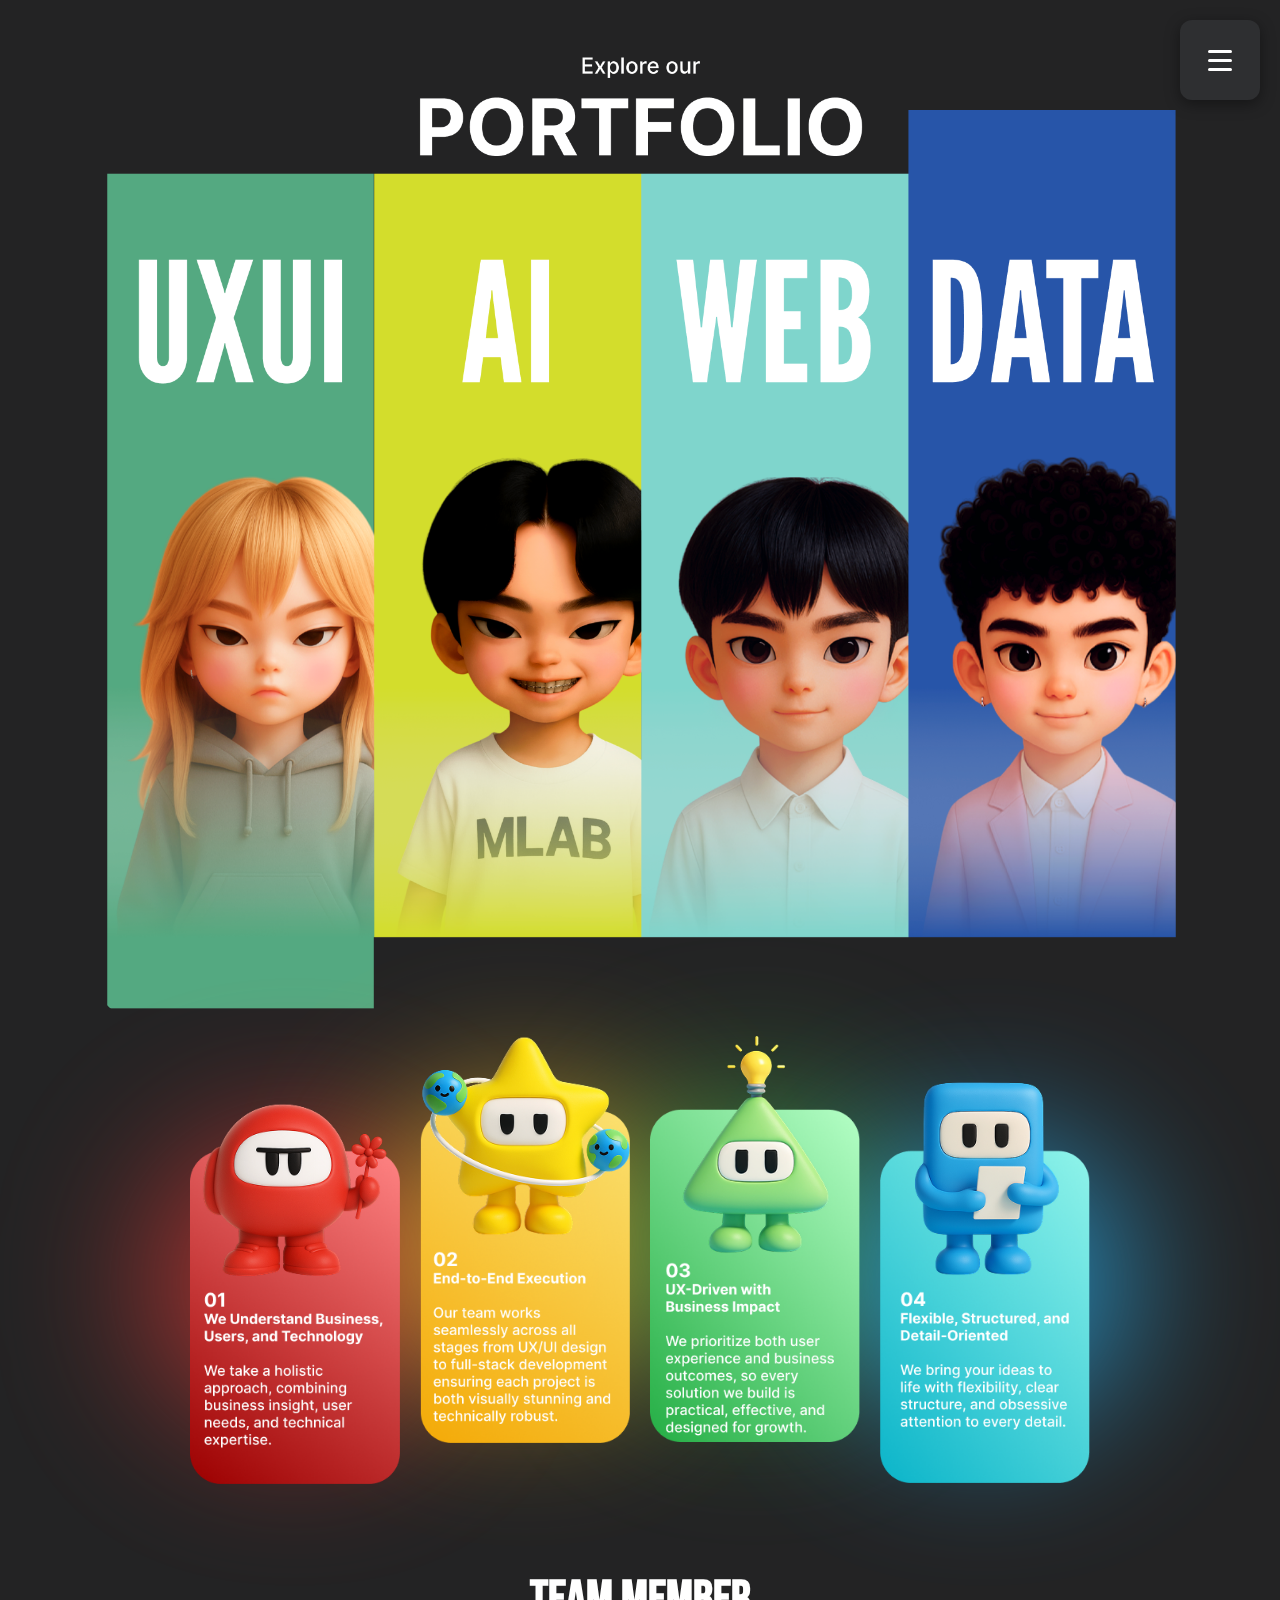
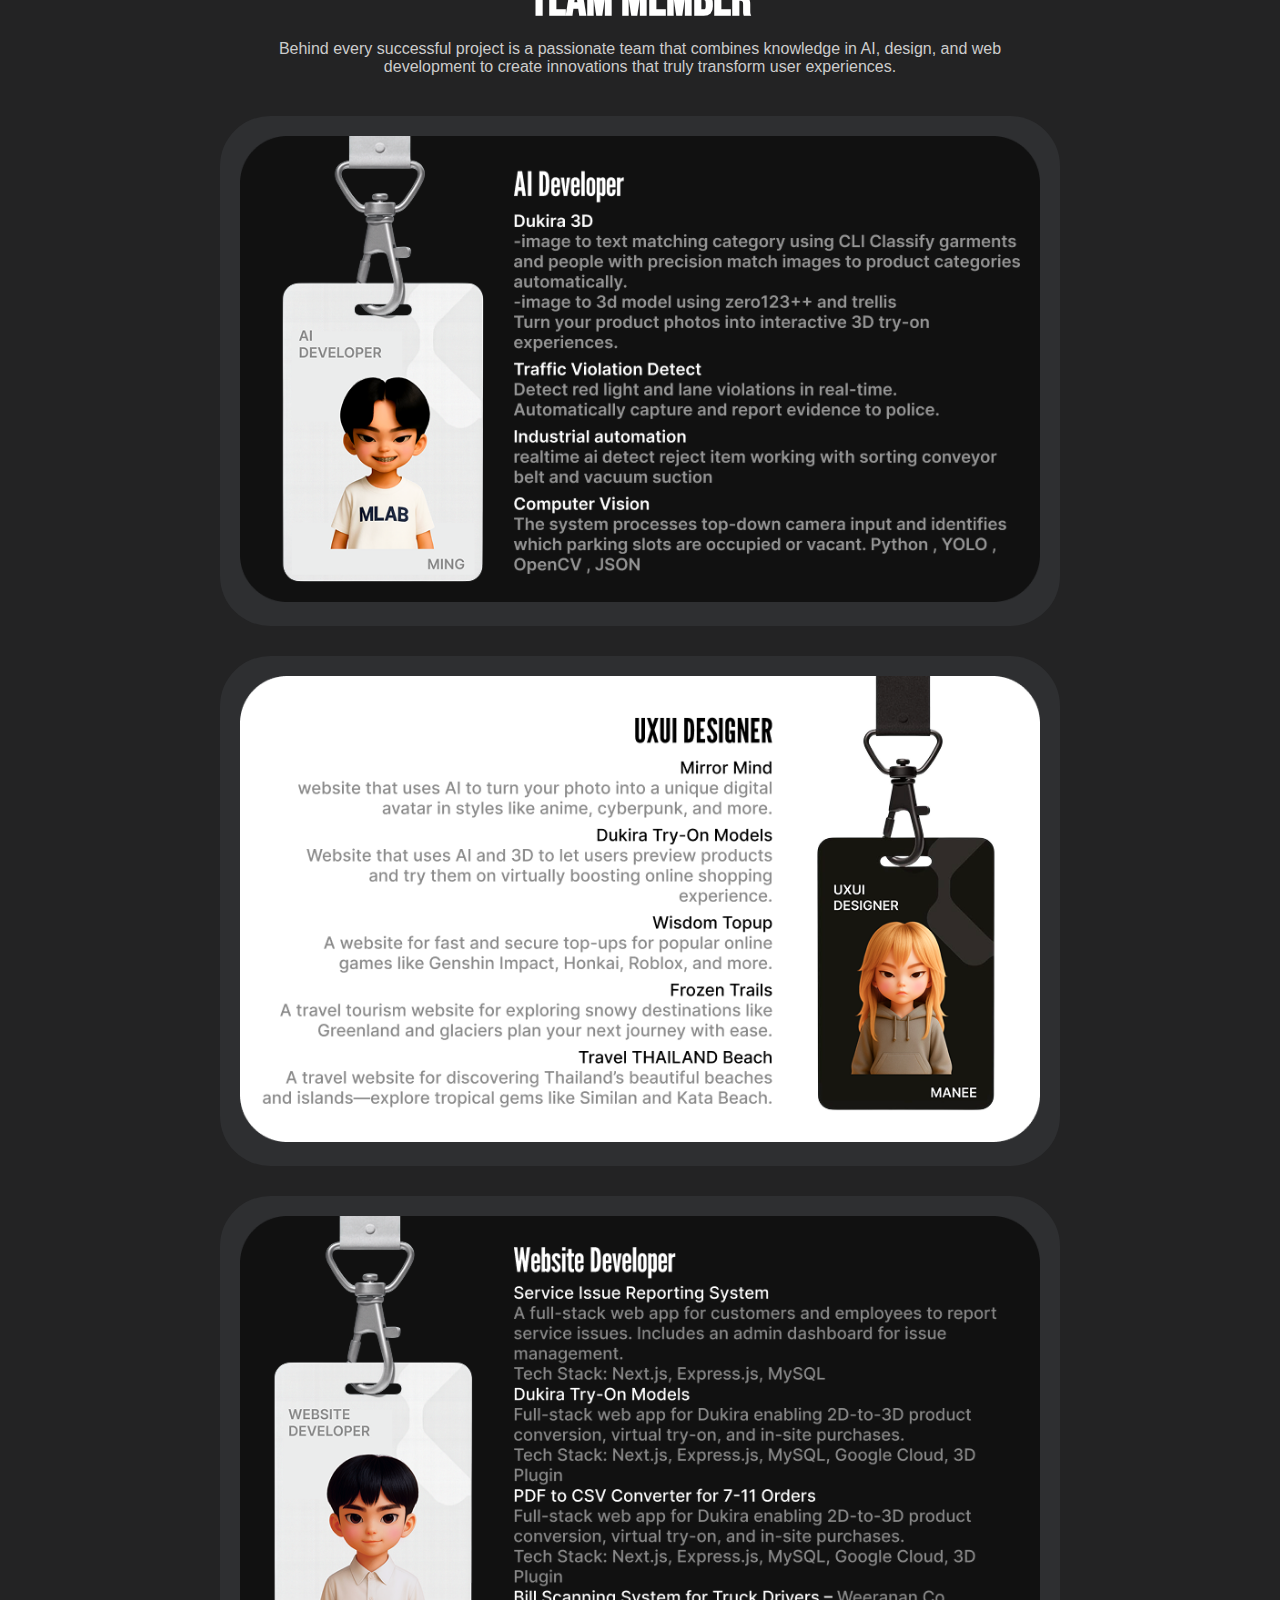
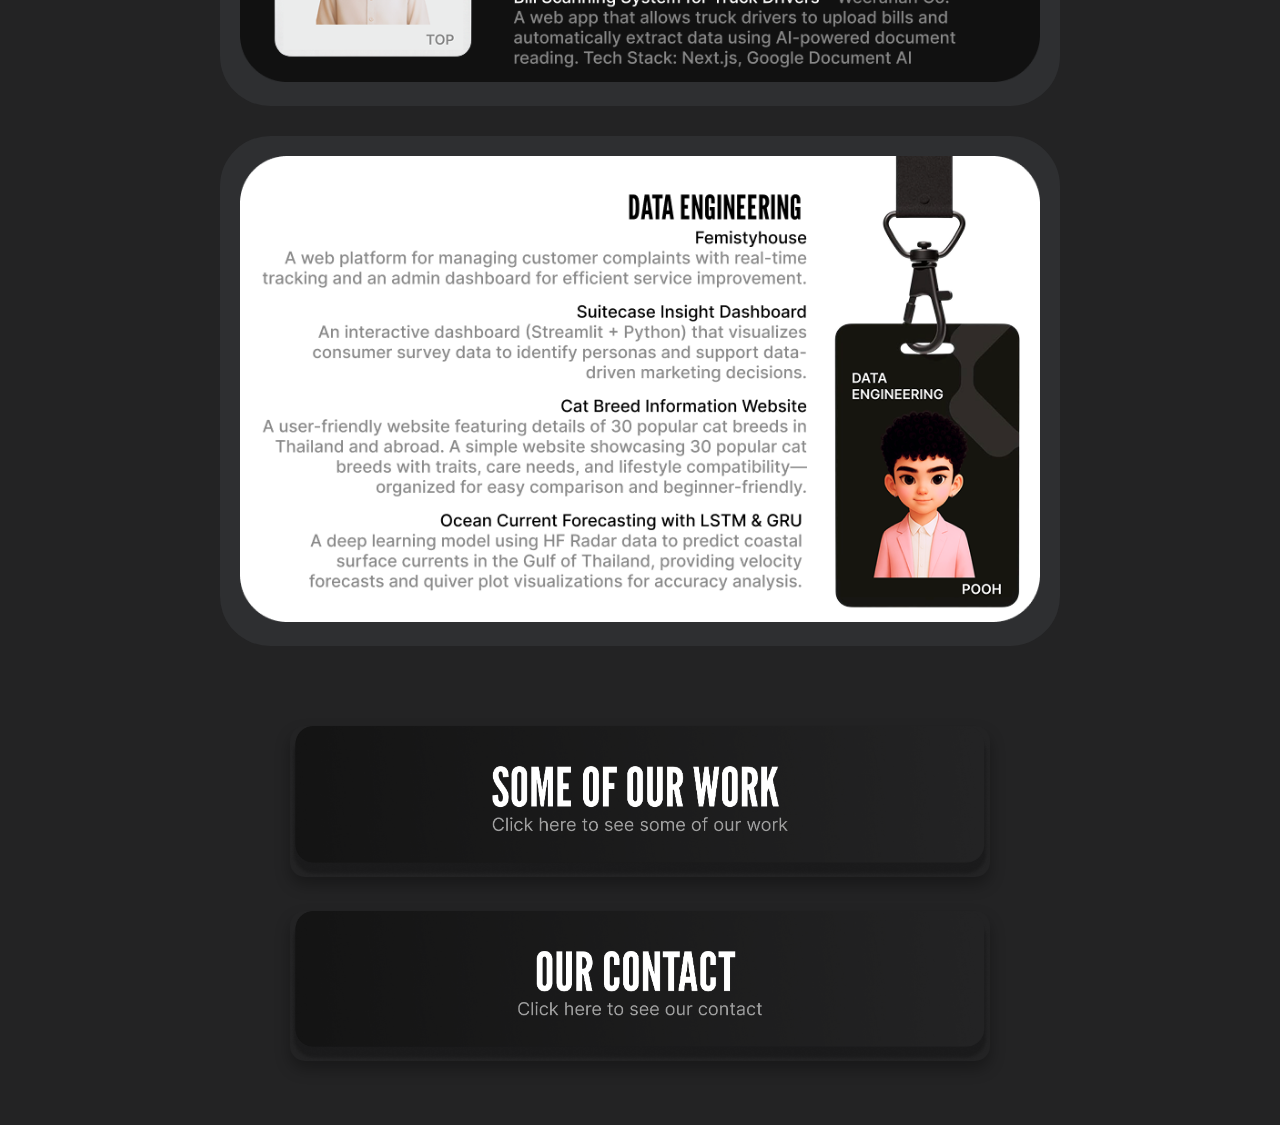
<file: index.html>
<!DOCTYPE html>
<html lang="en">
<head>
  <meta charset="UTF-8">

  <title>Portfolio</title>
  <link rel="stylesheet" href="style.css">
  <link href="https://fonts.googleapis.com/css2?family=Bebas+Neue&display=swap" rel="stylesheet">
</head>


<body>

  <!-- Hamburger Menu Button -->
  <div class="menu-btn">
    <span></span>
    <span></span>
    <span></span>
  </div>

    <!-- Overlay -->
  <div class="overlay" id="overlay"></div>

  <!-- Sidebar Menu -->
  <div class="sidebar" id="sidebar">
    <div class="sidebar-content">
      <a href="index.html">Home</a>
      <a href="work.html">Some of our work</a>
      <a href="contact.html">Our contact</a>
    </div>
  </div>

  <script src="script.js"></script>



  <!-- Main Portfolio Image -->
  <section class="categories">
    <img src="image/main.png" alt="UXUI AI WEB DATA" class="main-img">
  </section>

  <!-- Details Section -->
  <section class="details">
    <div class="detail d1">
      <div class="aura red"></div>
      <img src="image/Bred.png" alt="Red Block">
    </div>
    <div class="detail d2">
      <div class="aura yellow"></div>
      <img src="image/Byellow.png" alt="Yellow Block">
    </div>
    <div class="detail d3">
      <div class="aura green"></div>
      <img src="image/Bgreen.png" alt="Green Block">
    </div>
    <div class="detail d4">
      <div class="aura blue"></div>
      <img src="image/Bblue.png" alt="Blue Block">
    </div>
  </section>

  <!-------------------- TEAM MEMBER Section -------------->
  <section class="team">
    <h2 class="team-title">TEAM MEMBER</h2>
    <p class="team-subtitle">
      Behind every successful project is a passionate team that combines knowledge in AI,
      design, and web development to create innovations that truly transform user experiences.
    </p>

    <div class="team-cards">

      <!-- AI Developer -->
      <div class="card">
        <img src="indeximg/T_ai.png" alt="AI Developer" class="team-img">
      </div>

      <!-- UXUI Designer -->
      <div class="card">
        <img src="indeximg/T_uxui.png" alt="UXUI Designer" class="team-img">
      </div>

      <!-- Website Developer -->
      <div class="card">
        <img src="indeximg/T_web.png" alt="Website Developer" class="team-img">
      </div>

      <!-- Website Developer -->
      <div class="card">
        <img src="indeximg/T_data.png" alt="Website Developer" class="team-img">
      </div>

    </div>
  </section>

  <!-- LAST SECTION -->
  <section class="last-section">
    <div class="bg-overlay"></div>
    <div class="button-container">
      <a href="work.html" class="btn-img"><img src="image/BUwork.png" alt="Work Button"></a>
      <a href="contact.html" class="btn-img"><img src="image/BUcon.png" alt="Contact Button"></a>
    </div>
  </section>

</body>
</html>
</file>
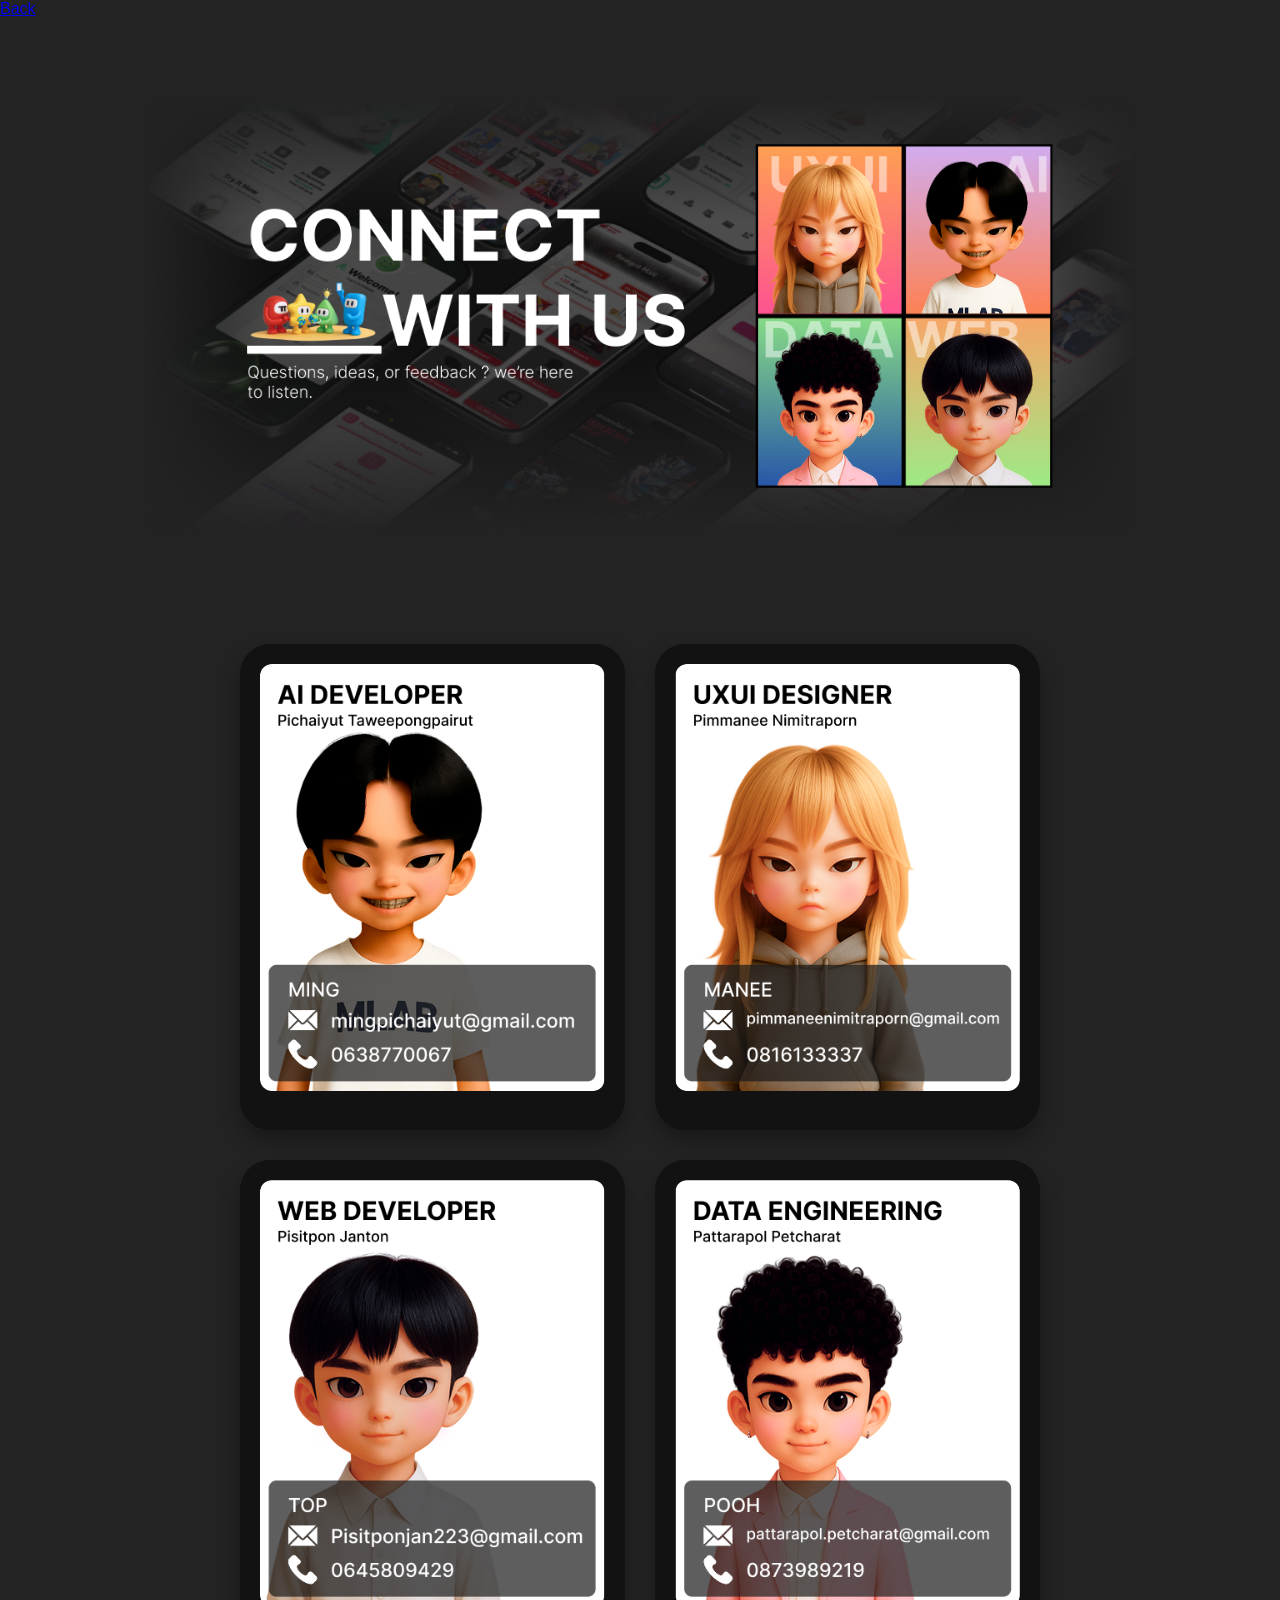
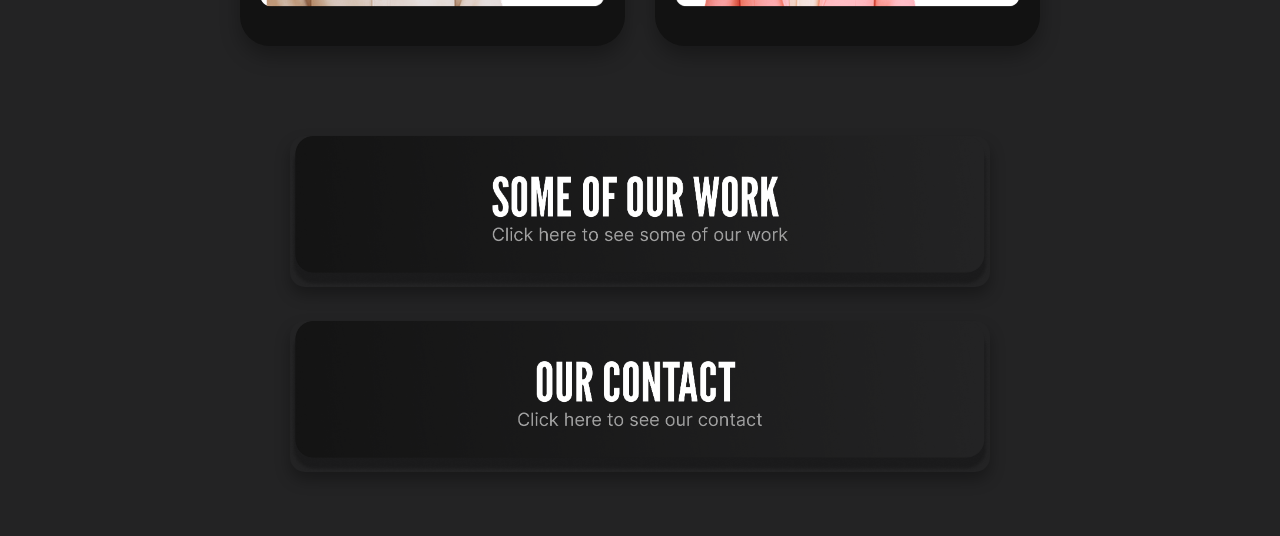
<file: contact.html>
<!DOCTYPE html>
<html lang="en">
<head>
  <meta charset="UTF-8">

  <a href="index.html" class="back-fixed">Back</a>
  <title>Portfolio</title>
  <link rel="stylesheet" href="contact.css">
  <link href="https://fonts.googleapis.com/css2?family=Bebas+Neue&display=swap" rel="stylesheet">
</head>

<body>

  <!-- Banner -->
  <section class="categories">
    <img src="contactimg/newbanner.png" alt="UXUI AI WEB DATA" class="main-img">
  </section>

  <!-- Team Cards -->
  <section class="contact-team">
    <div class="contact-cards">

      <!-- AI Developer -->
      <div class="contact-card">
        <img src="contactimg/C_ai.png" alt="AI Developer">
      </div>

      <!-- UXUI Designer -->
      <div class="contact-card">
        <img src="contactimg/C_uxi.png" alt="UXUI Designer">
      </div>

      <!-- Web Developer -->
      <div class="contact-card">
        <img src="contactimg/C_web.png" alt="Web Developer">
      </div>

      <!-- Data Engineering -->
      <div class="contact-card">
        <img src="contactimg/C_data.png" alt="Data Engineer">
      </div>

    </div> <!-- ✅ ปิด contact-cards -->
  </section> <!-- ✅ ปิด contact-team -->

  <!-- Last Section -->
  <section class="last-section">
    <div class="bg-overlay"></div>
    <div class="button-container">
      <a href="work.html" class="btn-img">
        <img src="image/BUwork.png" alt="Work Button">
      </a>
      <a href="contact.html" class="btn-img">
        <img src="image/BUcon.png" alt="Contact Button">
      </a>
    </div>
  </section>

   <!-- Twinkling Stars -->
<div class="stars">
  <div class="star s1"></div>
  <div class="star s2"></div>
  <div class="star s3"></div>
  <div class="star s4"></div>
  <div class="star s5"></div>
</div>


  <!-- ✅ End Shooting Star -->

</body>
</html>
</file>
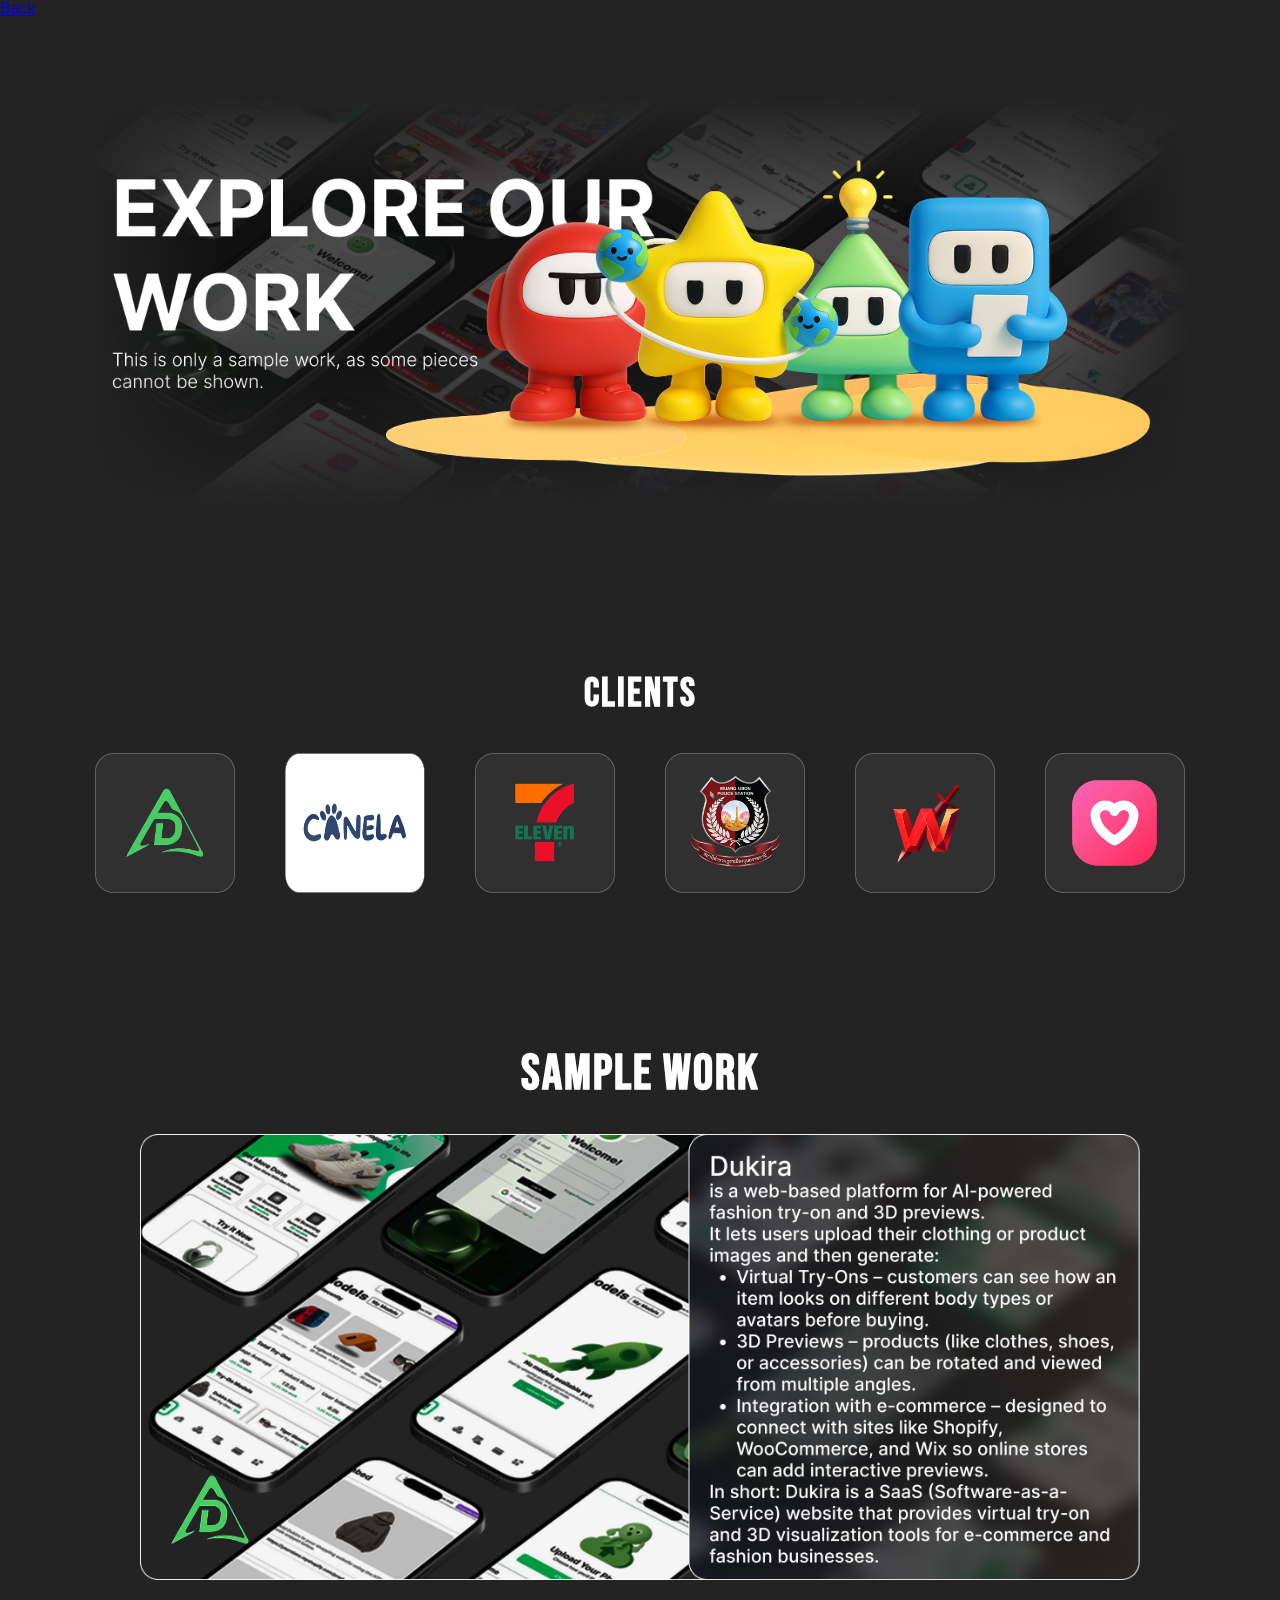
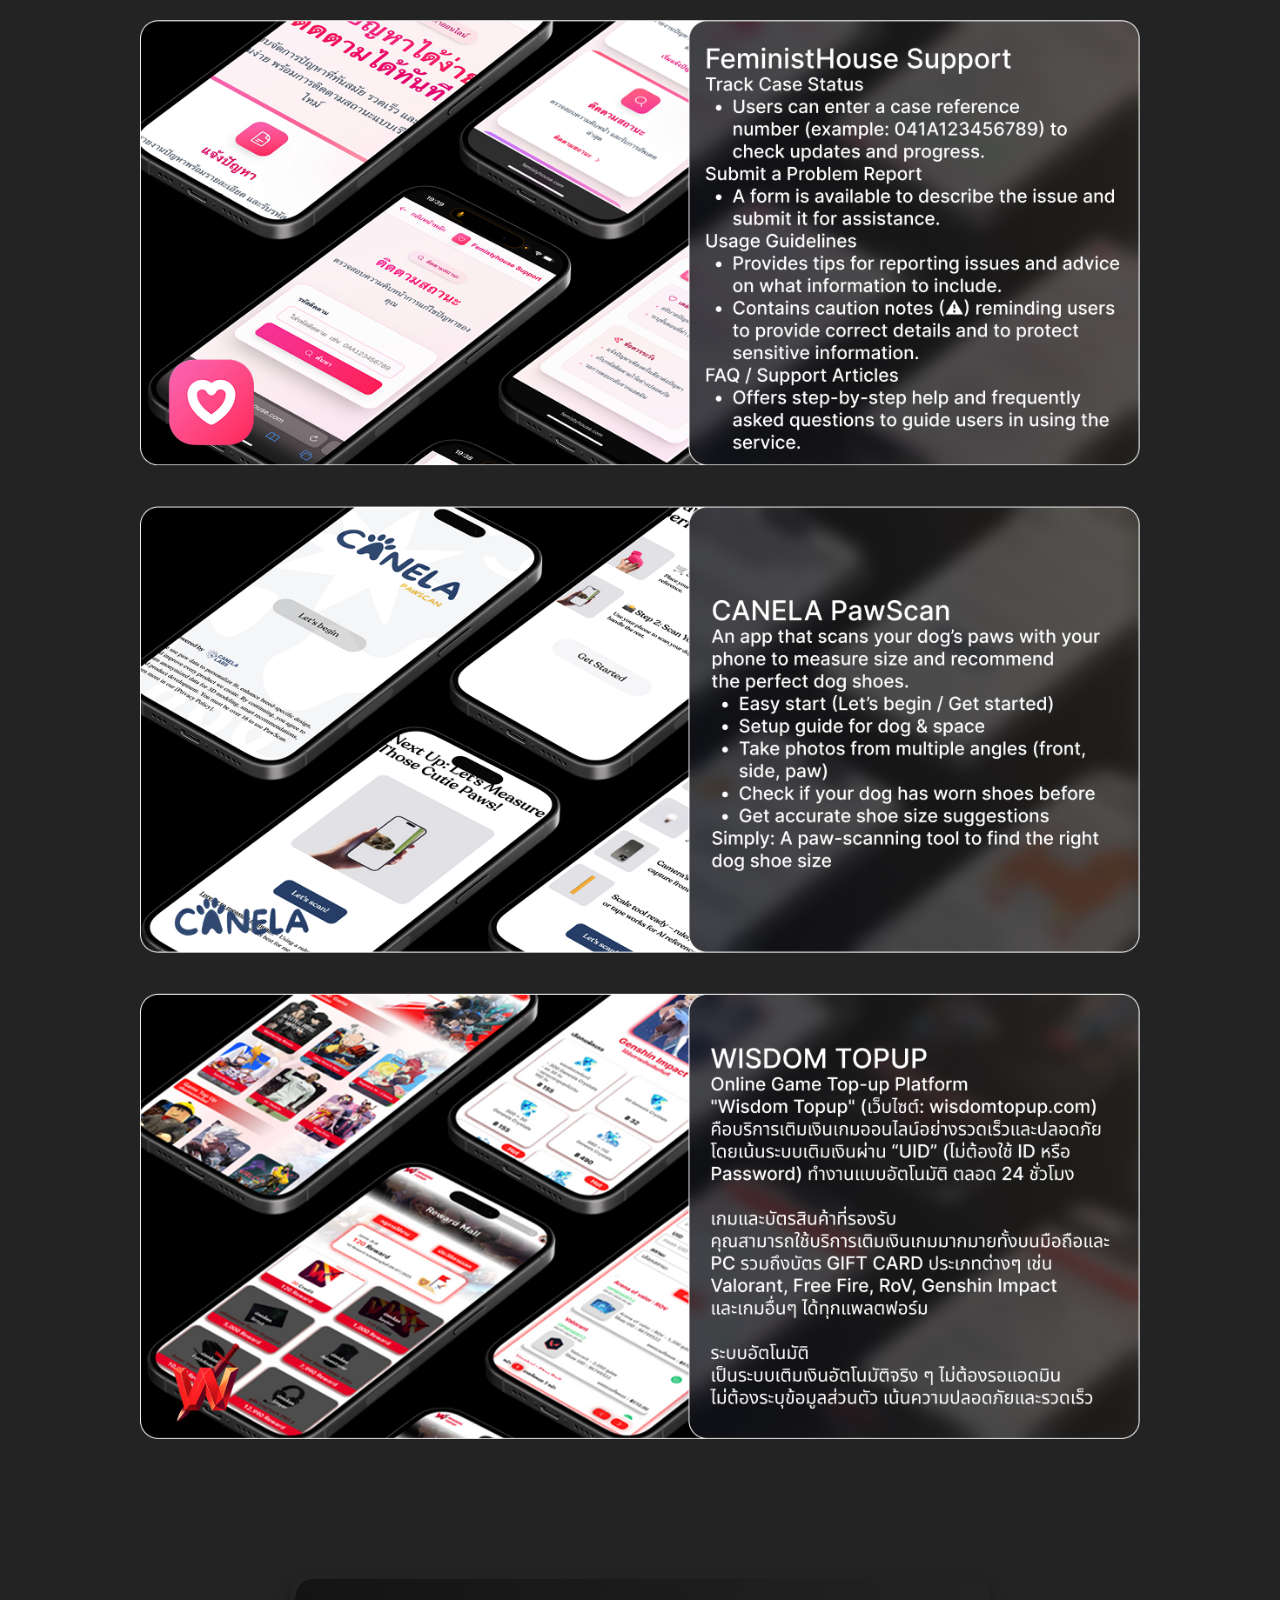
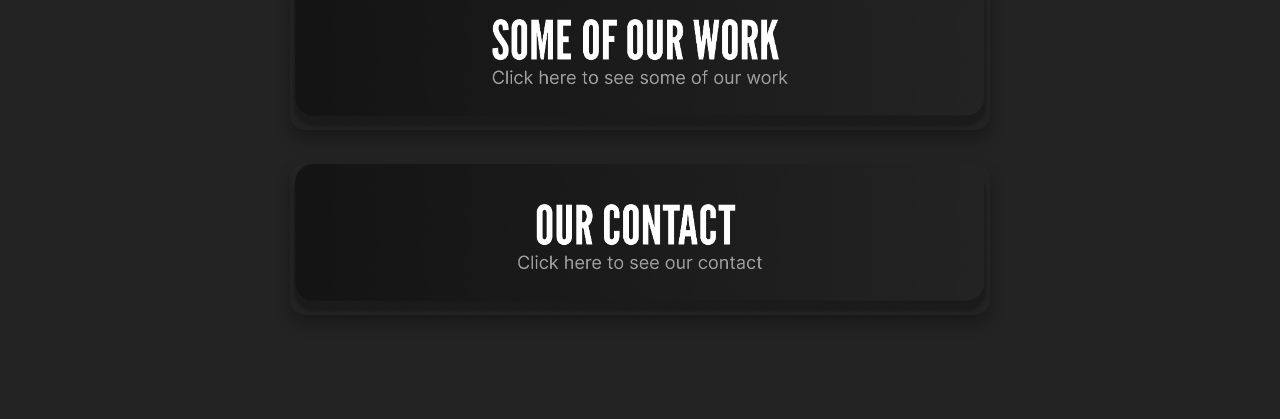
<file: work.html>
<!DOCTYPE html>
<html lang="en">
<head>
  <meta charset="UTF-8">

  <a href="index.html" class="back-fixed">Back</a>
  <title>Portfolio</title>
  <link rel="stylesheet" href="work.css">

   <link href="https://fonts.googleapis.com/css2?family=Bebas+Neue&display=swap" rel="stylesheet">
</head>


<body>

  <!-- Main Portfolio Image -->
  <section class="categories">
    <img src="image/banner.png" alt="UXUI AI WEB DATA" class="main-img">
  </section>


    <!-- Clients Section -->
  <section class="clients">
    <h2>CLIENTS</h2>
    <div class="client-logos">
      <img src="image/client-dukira.png" alt="Client 1">
      <img src="image/client-cat.png" alt="Client 2">
      <img src="image/client-7.png" alt="Client 3">
      <img src="image/client-police.png" alt="Client 4">
      <img src="image/client-game.png" alt="Client 5">
      <img src="image/client-fem.png" alt="Client 6">
    </div>
  </section>

    <!-- Sample Work Section -->
  <section class="sample-work">
    <h2>Sample Work</h2>
    <div class="work-list">
      
      <!-- Project 1 -->
      <a href="https://dukira-eight.vercel.app" target="_blank" class="work-item">
        <img src="workimg/Wdukira.png" alt="Dukira">
      </a>

      <!-- Project 2 -->
      <a href="https://femistyhouse.com" target="_blank" class="work-item">
        <img src="workimg/Rfeminist.png" alt="FeministHouse Support">
      </a>

      <!-- Project 3 -->
      <a href="https://pawscan.canelalabs.com" target="_blank" class="work-item">
        <img src="workimg/Wcanela.png" alt="CANELA PawScan">
      </a>

      <!-- Project 4 -->
      <a href="https://canela-pawscan.com" target="_blank" class="work-item">
        <img src="workimg/Wwisdom.png" alt="CANELA PawScan">
      </a>

    </div>
  </section>

<!-- LAST SECTION -->
<section class="last-section">
  <!-- พื้นหลัง -->
  <div class="bg-overlay"></div>

  <!-- ปุ่มเป็นรูป -->
  <div class="button-container">
    <a href="work.html" class="btn-img">
      <img src="image/BUwork.png" alt="Work Button">
    </a>

    <a href="contact.html" class="btn-img">
      <img src="image/BUcon.png" alt="Contact Button">
    </a>
  </div>
</section>

 <!-- Twinkling Stars -->
<div class="stars">
  <div class="star s1"></div>
  <div class="star s2"></div>
  <div class="star s3"></div>
  <div class="star s4"></div>
  <div class="star s5"></div>
</div>


  <!-- ✅ End Shooting Star -->

</body>
</html>
</file>
<file: style.css>
/* Reset */
body {
  margin: 0;
  font-family: 'Arial', sans-serif;
  background-color: #232324;  /* ✅ พื้นหลัง */
  color: #fff;
}

/* ปุ่มเมนู */
.menu-btn {
  position: fixed;       /* ✅ fix ไว้ */
  top: 20px;             /* ระยะจากขอบบน */
  right: 20px;           /* ระยะจากขอบขวา */
  width: 80px;
  height: 80px;
  background: #2e2f31;   /* พื้นหลังปุ่ม */
  border-radius: 12px;
  display: flex;
  flex-direction: column;
  justify-content: center;
  align-items: center;
  gap: 6px;              /* ระยะห่างขีด */
  cursor: pointer;
  z-index: 9999;         /* ให้อยู่บนสุด */
  box-shadow: 0 4px 15px rgba(0,0,0,0.4);
  transition: background 0.3s;
}

/* Sidebar Menu */
.sidebar {
  position: fixed;
  top: 0;
  right: -50%;               /* เริ่มต้นซ่อนอยู่ขวา */
  width: 45%;                /* กินครึ่งจอ */
  height: 100%;
  background: rgba(0,0,0,0.9); /* ดำโปร่งๆ */
  backdrop-filter: blur(6px); /* เบลอหลัง */
  transition: right 0.4s ease; /* slide effect */
  z-index: 9998;              /* ต่ำกว่าปุ่ม */
  display: flex;
  align-items: center;
  justify-content: center;
}

/* เปิดเมนู */
.sidebar.active {
  right: 0; /* slide เข้ามา */
}

/* เนื้อหาเมนู */
.sidebar-content {
  display: flex;
  flex-direction: column;
  gap: 30px;
  text-align: center;
}

.sidebar-content a {
  font-size: 24px;
  color: white;
  text-decoration: none;
  font-weight: bold;
  transition: color 0.3s;
}

.sidebar-content a:hover {
  color: #8a8a8a;  /* ฟ้าเวลา hover */
}


.menu-btn:hover {
  background: #3b3c3f;   /* hover เปลี่ยนสี */
}

.overlay {
  position: fixed;
  top: 0; left: 0;
  width: 100%;
  height: 100%;
  background: rgba(0,0,0,0.5); /* ดำโปร่งๆ */
  opacity: 0;
  visibility: hidden;
  transition: opacity 0.3s;
  z-index: 9997; /* น้อยกว่า sidebar แต่สูงกว่าพื้นหลัง */
}

.overlay.active {
  opacity: 1;
  visibility: visible;
}


/*----------------- ขีด 3 ขีด -------------*/
.menu-btn span {
  display: block;
  width: 24px;
  height: 3px;
  background: white;
  border-radius: 2px;
}



/*---------------------- Portfolio Main Image -----------------*/
.categories {
  text-align: center;
  
}

.main-img {
  width: 100%;
  max-width: 1100px;
  height: auto;
  display: block;
  margin: 40px auto;   /* เว้นระยะบน-ล่าง 40px และจัดกลาง */
  padding: 0 20px;     /* เว้นระยะซ้าย-ขวา 20px */
  border-radius: 60px;
}
.details {
  display: flex;
  justify-content: center;   /* จัดกลางแนวนอน */
  align-items: flex-start;   /* ให้หัวบล็อคตรงกัน */
  gap: 20px;                 /* ระยะห่างระหว่างบล็อค */
  padding: 20px 0;
}


.detail {
  position: relative;
  text-align: center;
}

/* ออร่า */
.aura {
  position: absolute;
  top: 50%;
  left: 50%;
  width: 280px;
  height: 280px;
  border-radius: 50%;
  filter: blur(80px);
  opacity: 0.8;
  transform: translate(-50%, -50%);
  z-index: 0;
}

/* แยกสีออร่า */
.aura.red { background: #e53935; }
.aura.yellow { background: #fbc02d; }
.aura.green { background: #43a047; }
.aura.blue { background: #29b6f6; }

/* รูป */
.detail img {
    will-change: transform, box-shadow;
  position: relative;
  z-index: 1; /* อยู่เหนือออร่า */

  max-width: 210px;
  border-radius: 20px;
  transition: transform 0.3s ease, box-shadow 0.3s ease;
  cursor: pointer;
}

/* Hover เฉพาะรูป */
.detail img:hover {
  transform: translateY(-15px) scale(1.05);
  box-shadow: 0 20px 40px rgba(0,0,0,0.4);
}


/* ขยับบล็อคเหลือง+เขียวขึ้น */
.d2 { margin-top: -40px; }
.d3 { margin-top: -40px; }

/* ตั้งค่าการ์ดทั้งหมด */
.card {
  border-radius: 20px;
  padding: 30px;
  color: #fff;
  width: 280px;
  transition: transform 0.3s ease, box-shadow 0.3s ease;
  cursor: pointer;
}

/* Hover Effect */
.card:hover {
  transform: translateY(-15px) scale(1.05);   /* ยกขึ้น + ขยาย */
  box-shadow: 0 20px 40px rgba(0,0,0,0.4);    /* เงาเข้มขึ้น */
}


/* Responsive */
@media (max-width: 1024px) {
  .details {
    justify-content: center;  /* จัดกลางตลอด */
  }
}

@media (max-width: 768px) {
  .details {
    justify-content: center;  /* จัดกลางตลอด */
  }
}





/*------------------ TEAM Section -----------------*/
.team {
  text-align: center;
  padding: 20px 20px;
}

.team-title {
  font-family: 'Bebas Neue', sans-serif;
  font-size: 50px;
  margin-bottom: 10px;
  color: #fff;
}

.team-subtitle {
  font-size: 16px;
  color: #ccc;
  max-width: 800px;
  margin: 0 auto 40px;
}

/* การ์ดทีม */
.team-cards {
  display: flex;
  flex-direction: column;  /* ✅ เรียงลงล่าง */
  align-items: center;     /* จัดกลาง */
  gap: 30px;               /* ระยะห่างแต่ละการ์ด */
}

.team-cards .card {
  background: #2e2f31;
  border-radius: 50px;
  padding: 20px;
  width: 800px;
  transition: transform 0.3s ease, box-shadow 0.3s ease;
}

.team-cards .card:hover {
  transform: translateY(-10px) scale(1.03);
  box-shadow: 0 15px 30px rgba(255, 255, 255, 0.4);
}

.team-img {
  width: 100%;
  border-radius: 15px;
}





/*---------------- Last Section ----------------*/
.last-section {
  position: relative;
  padding: 60px 20px;
  text-align: center;

}

/* Overlay มืดๆ */
.bg-overlay {
  position: absolute;
  top: 0; left: 0; right: 0; bottom: 0;
  z-index: 0;
}

.button-container {
  position: relative;
  z-index: 1;
  display: flex;
  flex-direction: column;   /* เรียงแนวตั้ง */
  gap: 30px;
  align-items: center;
}

.btn-img img {
  width:700px;   /* ปรับขนาดปุ่ม */
  height: auto;
  cursor: pointer;
  transition: transform 0.2s, box-shadow 0.2s;
  border-radius: 15px;
  box-shadow: 0 8px 15px rgba(0,0,0,0.3);
}

.btn-img img:hover {
  transform: translateY(-5px) scale(1.05);
  box-shadow: 0 12px 20px rgba(98, 98, 98, 0.6);
}


/* Layout responsive */
@media (max-width: 1024px) {
  .ai-section,
  .uxui-section {
    flex-direction: column;
    text-align: center;
    gap: 40px;
  }
  .info {
    max-width: 100%;
  }
}

/* ================= Twinkling Stars ================= */
.stars {
  position: fixed;
  top: 0;
  left: 0;
  width: 100%;
  height: 100%;
  pointer-events: none;   /* ไม่บังการกด */
  z-index: -1;           /* อยู่หลัง content */
}

.star {
  position: absolute;
  width: 100px;
  height: 100px;
  background: white;
  border-radius: 50%;
  filter: blur(80px);     /* เบลอให้ฟุ้ง */
  opacity: 0;
  animation: twinkle 2.5s infinite;
}

/* keyframes ทำให้แสงสว่าง-ดับ */
@keyframes twinkle {
  0%, 100% { opacity: 0; transform: scale(0.6); }
  50%      { opacity: 1; transform: scale(1.2); }
}

/* ✅ ตำแหน่งสุ่ม + ดีเลย์ให้กระพริบไม่พร้อมกัน */
.s1 { top: 20%; left: 15%; animation-delay: 0s; }
.s2 { top: 40%; left: 70%; animation-delay: 1s; }
.s3 { top: 65%; left: 30%; animation-delay: 2s; }
.s4 { top: 10%; left: 85%; animation-delay: 3s; }
.s5 { top: 75%; left: 55%; animation-delay: 1.5s; }
</file>
<file: contact.css>
/* Reset */
body {
  margin: 0;
  font-family: 'Arial', sans-serif;
  background-color: #232324;  /* พื้นหลังเข้ม */
  color: #fff;
}

/*---------- ปุ่มเมนู -----------*/
.menu-btn {
  position: fixed;       /* ✅ fix ไว้ */
  top: 20px;             /* ระยะจากขอบบน */
  right: 20px;           /* ระยะจากขอบขวา */
  width: 80px;
  height: 80px;
  background: #2e2f31;   /* พื้นหลังปุ่ม */
  border-radius: 12px;
  display: flex;
  flex-direction: column;
  justify-content: center;
  align-items: center;
  gap: 6px;              /* ระยะห่างขีด */
  cursor: pointer;
  z-index: 9999;         /* ให้อยู่บนสุด */
  box-shadow: 0 4px 15px rgba(0,0,0,0.4);
  transition: background 0.3s;
}

/* Sidebar Menu */
.sidebar {
  position: fixed;
  top: 0;
  right: -50%;               /* เริ่มต้นซ่อนอยู่ขวา */
  width: 45%;                /* กินครึ่งจอ */
  height: 100%;
  background: rgba(0,0,0,0.9); /* ดำโปร่งๆ */
  backdrop-filter: blur(6px); /* เบลอหลัง */
  transition: right 0.4s ease; /* slide effect */
  z-index: 9998;              /* ต่ำกว่าปุ่ม */
  display: flex;
  align-items: center;
  justify-content: center;
}

/* เปิดเมนู */
.sidebar.active {
  right: 0; /* slide เข้ามา */
}

/* เนื้อหาเมนู */
.sidebar-content {
  display: flex;
  flex-direction: column;
  gap: 30px;
  text-align: center;
}

.sidebar-content a {
  font-size: 24px;
  color: white;
  text-decoration: none;
  font-weight: bold;
  transition: color 0.3s;
}

.sidebar-content a:hover {
  color: #8a8a8a;  /* ฟ้าเวลา hover */
}


.menu-btn:hover {
  background: #3b3c3f;
  transform: scale(1.1);   /* hover เปลี่ยนสี */
  transition: background 0.3s, transform 0.2s;
}

.overlay {
  position: fixed;
  top: 0; left: 0;
  width: 100%;
  height: 100%;
  background: rgba(0,0,0,0.5); /* ดำโปร่งๆ */
  opacity: 0;
  visibility: hidden;
  transition: opacity 0.3s;
  z-index: 9997; /* น้อยกว่า sidebar แต่สูงกว่าพื้นหลัง */
}

.overlay.active {
  opacity: 1;
  visibility: visible;
}



/*--------------- ขีด 3 ขีด -------------------*/
.menu-btn span {
  display: block;
  width: 24px;
  height: 3px;
  background: white;
  border-radius: 2px;
}



/*--------------------- Back to home -----------------*/
.back-home-btn {
  position: fixed;
  top: 120px;        /* ห่างจากบน 20px + ความสูงปุ่มเมนู 50px + margin 10px */
  right: 20px;      /* ชิดขวาเท่ากับปุ่มเมนู */
  width: 80px;
  height: 80px;
  background: #2e2f31;
  display: flex;
  align-items: center;
  justify-content: center;
  border-radius: 12px;   /* หรือใช้ 50% ถ้าอยากเป็นปุ่มกลม */
  text-decoration: none;
  z-index: 9999;
  box-shadow: 0 4px 12px rgba(0,0,0,0.4);
  transition: background 0.3s, transform 0.2s;
}

.back-home-btn:hover {
  background: #3b3c3f;
  transform: scale(1.1);
}

.back-home-btn svg {
  width: 40px;
  height: 40px;
  fill: white;
}




/*------------------- Banner Section ----------*/
.categories {
  text-align: center;
  padding: 40px 20px;
}

.main-img {
  width: 80%;
  max-width: 1300px;
  height: auto;
  display: block;
  margin: 40px auto;
  border-radius: 10px;
}

/*------------------- Contact Team ---------------------*/
.contact-team {
  padding: 30px 20px;
}

.contact-cards {
  display: grid;
  grid-template-columns: repeat(2, 1fr); /* 2 คอลัมน์ */
  gap: 30px;
  max-width: 800px;
  margin: 0 auto;
}

.contact-card {
  background: #121212;
  border-radius: 30px;
  padding: 20px;
  text-align: center;
  box-shadow: 0 10px 20px rgba(0,0,0,0.3);
  transition: transform 0.3s ease, box-shadow 0.3s ease;
}

.contact-card:hover {
  transform: translateY(-10px);
  box-shadow: 0 20px 40px rgba(255, 255, 255, 0.4);
}

.contact-card img {
  width: 100%;
  border-radius: 12px;
  margin-bottom: 15px;
}


/*---------------- Last Section ----------------*/
.last-section {
  position: relative;
  padding: 60px 20px;
  text-align: center;

}

/* Overlay มืดๆ */
.bg-overlay {
  position: absolute;
  top: 0; left: 0; right: 0; bottom: 0;
  z-index: 0;
}

.button-container {
  position: relative;
  z-index: 1;
  display: flex;
  flex-direction: column;   /* เรียงแนวตั้ง */
  gap: 30px;
  align-items: center;
}

.btn-img img {
  width:700px;   /* ปรับขนาดปุ่ม */
  height: auto;
  cursor: pointer;
  transition: transform 0.2s, box-shadow 0.2s;
  border-radius: 15px;
  box-shadow: 0 8px 15px rgba(0,0,0,0.3);
}

.btn-img img:hover {
  transform: translateY(-5px) scale(1.05);
  box-shadow: 0 12px 20px rgba(71, 71, 71, 0.6);
}

/* ================= Twinkling Stars ================= */
.stars {
  position: fixed;
  top: 0;
  left: 0;
  width: 100%;
  height: 100%;
  pointer-events: none;   /* ไม่บังการกด */
  z-index: -1;           /* อยู่หลัง content */
}

.star {
  position: absolute;
  width: 100px;
  height: 100px;
  background: white;
  border-radius: 50%;
  filter: blur(80px);     /* เบลอให้ฟุ้ง */
  opacity: 0;
  animation: twinkle 2.5s infinite;
}

/* keyframes ทำให้แสงสว่าง-ดับ */
@keyframes twinkle {
  0%, 100% { opacity: 0; transform: scale(0.6); }
  50%      { opacity: 1; transform: scale(1.2); }
}

/* ✅ ตำแหน่งสุ่ม + ดีเลย์ให้กระพริบไม่พร้อมกัน */
.s1 { top: 20%; left: 15%; animation-delay: 0s; }
.s2 { top: 40%; left: 70%; animation-delay: 1s; }
.s3 { top: 65%; left: 30%; animation-delay: 2s; }
.s4 { top: 10%; left: 85%; animation-delay: 3s; }
.s5 { top: 75%; left: 55%; animation-delay: 1.5s; }
</file>
<file: work.css>
/* Reset */
body {
  margin: 0;
  font-family: 'Arial', sans-serif;
  background-color: #232324;  /* พื้นหลังเข้ม */
  color: #fff;
}

/*---------- ปุ่มเมนู -----------*/
.menu-btn {
  position: fixed;       /* ✅ fix ไว้ */
  top: 20px;             /* ระยะจากขอบบน */
  right: 20px;           /* ระยะจากขอบขวา */
  width: 80px;
  height: 80px;
  background: #2e2f31;   /* พื้นหลังปุ่ม */
  border-radius: 12px;
  display: flex;
  flex-direction: column;
  justify-content: center;
  align-items: center;
  gap: 6px;              /* ระยะห่างขีด */
  cursor: pointer;
  z-index: 9999;         /* ให้อยู่บนสุด */
  box-shadow: 0 4px 15px rgba(0,0,0,0.4);
  transition: background 0.3s;
}

/* Sidebar Menu */
.sidebar {
  position: fixed;
  top: 0;
  right: -50%;               /* เริ่มต้นซ่อนอยู่ขวา */
  width: 45%;                /* กินครึ่งจอ */
  height: 100%;
  background: rgba(0,0,0,0.9); /* ดำโปร่งๆ */
  backdrop-filter: blur(6px); /* เบลอหลัง */
  transition: right 0.4s ease; /* slide effect */
  z-index: 9998;              /* ต่ำกว่าปุ่ม */
  display: flex;
  align-items: center;
  justify-content: center;
}

/* เปิดเมนู */
.sidebar.active {
  right: 0; /* slide เข้ามา */
}

/* เนื้อหาเมนู */
.sidebar-content {
  display: flex;
  flex-direction: column;
  gap: 30px;
  text-align: center;
}

.sidebar-content a {
  font-size: 24px;
  color: white;
  text-decoration: none;
  font-weight: bold;
  transition: color 0.3s;
}

.sidebar-content a:hover {
  color: #8a8a8a;  /* ฟ้าเวลา hover */
}


.menu-btn:hover {
  background: #3b3c3f;
  transform: scale(1.1);   /* hover เปลี่ยนสี */
  transition: background 0.3s, transform 0.2s;
}

.overlay {
  position: fixed;
  top: 0; left: 0;
  width: 100%;
  height: 100%;
  background: rgba(0,0,0,0.5); /* ดำโปร่งๆ */
  opacity: 0;
  visibility: hidden;
  transition: opacity 0.3s;
  z-index: 9997; /* น้อยกว่า sidebar แต่สูงกว่าพื้นหลัง */
}

.overlay.active {
  opacity: 1;
  visibility: visible;
}



/*--------------- ขีด 3 ขีด -------------------*/
.menu-btn span {
  display: block;
  width: 24px;
  height: 3px;
  background: white;
  border-radius: 2px;
}



/*--------------------- Back to home -----------------*/
.back-home-btn {
  position: fixed;
  top: 120px;        /* ห่างจากบน 20px + ความสูงปุ่มเมนู 50px + margin 10px */
  right: 20px;      /* ชิดขวาเท่ากับปุ่มเมนู */
  width: 80px;
  height: 80px;
  background: #2e2f31;
  display: flex;
  align-items: center;
  justify-content: center;
  border-radius: 12px;   /* หรือใช้ 50% ถ้าอยากเป็นปุ่มกลม */
  text-decoration: none;
  z-index: 9999;
  box-shadow: 0 4px 12px rgba(0,0,0,0.4);
  transition: background 0.3s, transform 0.2s;
}

.back-home-btn:hover {
  background: #3b3c3f;
  transform: scale(1.1);
}

.back-home-btn svg {
  width: 40px;
  height: 40px;
  fill: white;
}




/*--------------------- Banner Section -----------------*/
.categories {
  text-align: center;
  padding: 40px 20px;
}

.main-img {
  width: 100%;
  max-width: 1100px;
  height: auto;
  display: block;
  margin: 40px auto;
  border-radius: 10px;
}

/* ---------------- CLIENTS SECTION ---------------- */
.clients {
  text-align: center;
  padding: 20px 20px;
  background-color: #232324; 
  color: white;
}

.clients h2 {
  font-family: 'Bebas Neue', sans-serif;
  font-size: 50px;
  margin-bottom: 15px;
  letter-spacing: 2px;
}

.client-logos {
  display: flex;
  justify-content: center;
  flex-wrap: wrap;
  gap: 10px;
}

.client-logos img {
  width: 140px;
  height: auto;
  padding: 20px;
  border-radius: 15px;
  transition: transform 0.3s ease, box-shadow 0.3s ease;
  cursor: pointer;
}

.client-logos img:hover {
  transform: scale(1.1);
  box-shadow: 0 10px 20px rgba(0,0,0,0.5);
}

/* ---------------- SAMPLE WORK SECTION ---------------- */
.sample-work {
  text-align: center;
  padding: 40px 20px;
  background-color: #232324;
  color: white;
}

.sample-work h2 {
  font-family: 'Bebas Neue', sans-serif;
  font-size: 50px;
  margin-bottom: 30px;
  letter-spacing: 2px;
  text-align: center;
}

.clients {
  text-align: center;
  padding: 50px 20px;
}

.clients h2 {
  font-size: 40px;
  font-family: 'Bebas Neue', sans-serif;
  color: #fff;
}

.clients-subtitle {
  font-size: 16px;
  color: #ccc;
  margin-bottom: 30px;
}


.work-list {
  display: flex;
  flex-direction: column;
  gap: 40px;          /* ระยะห่างระหว่างรูป */
  max-width: 1000px;
  margin: 0 auto;
}

.work-item {
  display: block;
  text-align: center;
  transition: transform 0.5s ease;
  border-radius: 15px;
}

.work-item:hover {
  transform: translateY(-5px) scale(1.05);
  box-shadow: 0 30px 40px rgba(116, 116, 116, 0.6);
}

.work-item img {
  width: 100%;
  max-width: 1100px;  /* จำกัดไม่ให้เกินกว้างสุด */
  height: auto;
  border-radius: 15px;
  display: block;
  margin: 0 auto;     /* ให้รูปอยู่ตรงกลาง */
}



.last-section {
  position: relative;
  padding: 100px 20px;
  text-align: center;

}

/* Overlay มืดๆ */
.bg-overlay {
  position: absolute;
  top: 0; left: 0; right: 0; bottom: 0;
  z-index: 0;
}

.button-container {
  position: relative;
  z-index: 1;
  display: flex;
  flex-direction: column;   /* เรียงแนวตั้ง */
  gap: 30px;
  align-items: center;
}

.btn-img img {
  width:700px;   /* ปรับขนาดปุ่ม */
  height: auto;
  cursor: pointer;
  transition: transform 0.2s, box-shadow 0.2s;
  border-radius: 15px;
  box-shadow: 0 8px 15px rgba(0,0,0,0.3);
}

.btn-img img:hover {
  transform: translateY(-5px) scale(1.05);
  box-shadow: 0 12px 20px rgba(74, 74, 74, 0.6);
}

/* ================= Twinkling Stars ================= */
.stars {
  position: fixed;
  top: 0;
  left: 0;
  width: 100%;
  height: 100%;
  pointer-events: none;   /* ไม่บังการกด */
  z-index: -1;           /* อยู่หลัง content */
}

.star {
  position: absolute;
  width: 100px;
  height: 100px;
  background: white;
  border-radius: 50%;
  filter: blur(80px);     /* เบลอให้ฟุ้ง */
  opacity: 0;
  animation: twinkle 2.5s infinite;
}

/* keyframes ทำให้แสงสว่าง-ดับ */
@keyframes twinkle {
  0%, 100% { opacity: 0; transform: scale(0.6); }
  50%      { opacity: 1; transform: scale(1.2); }
}

/* ✅ ตำแหน่งสุ่ม + ดีเลย์ให้กระพริบไม่พร้อมกัน */
.s1 { top: 20%; left: 15%; animation-delay: 0s; }
.s2 { top: 40%; left: 70%; animation-delay: 1s; }
.s3 { top: 65%; left: 30%; animation-delay: 2s; }
.s4 { top: 10%; left: 85%; animation-delay: 3s; }
.s5 { top: 75%; left: 55%; animation-delay: 1.5s; }
</file>
